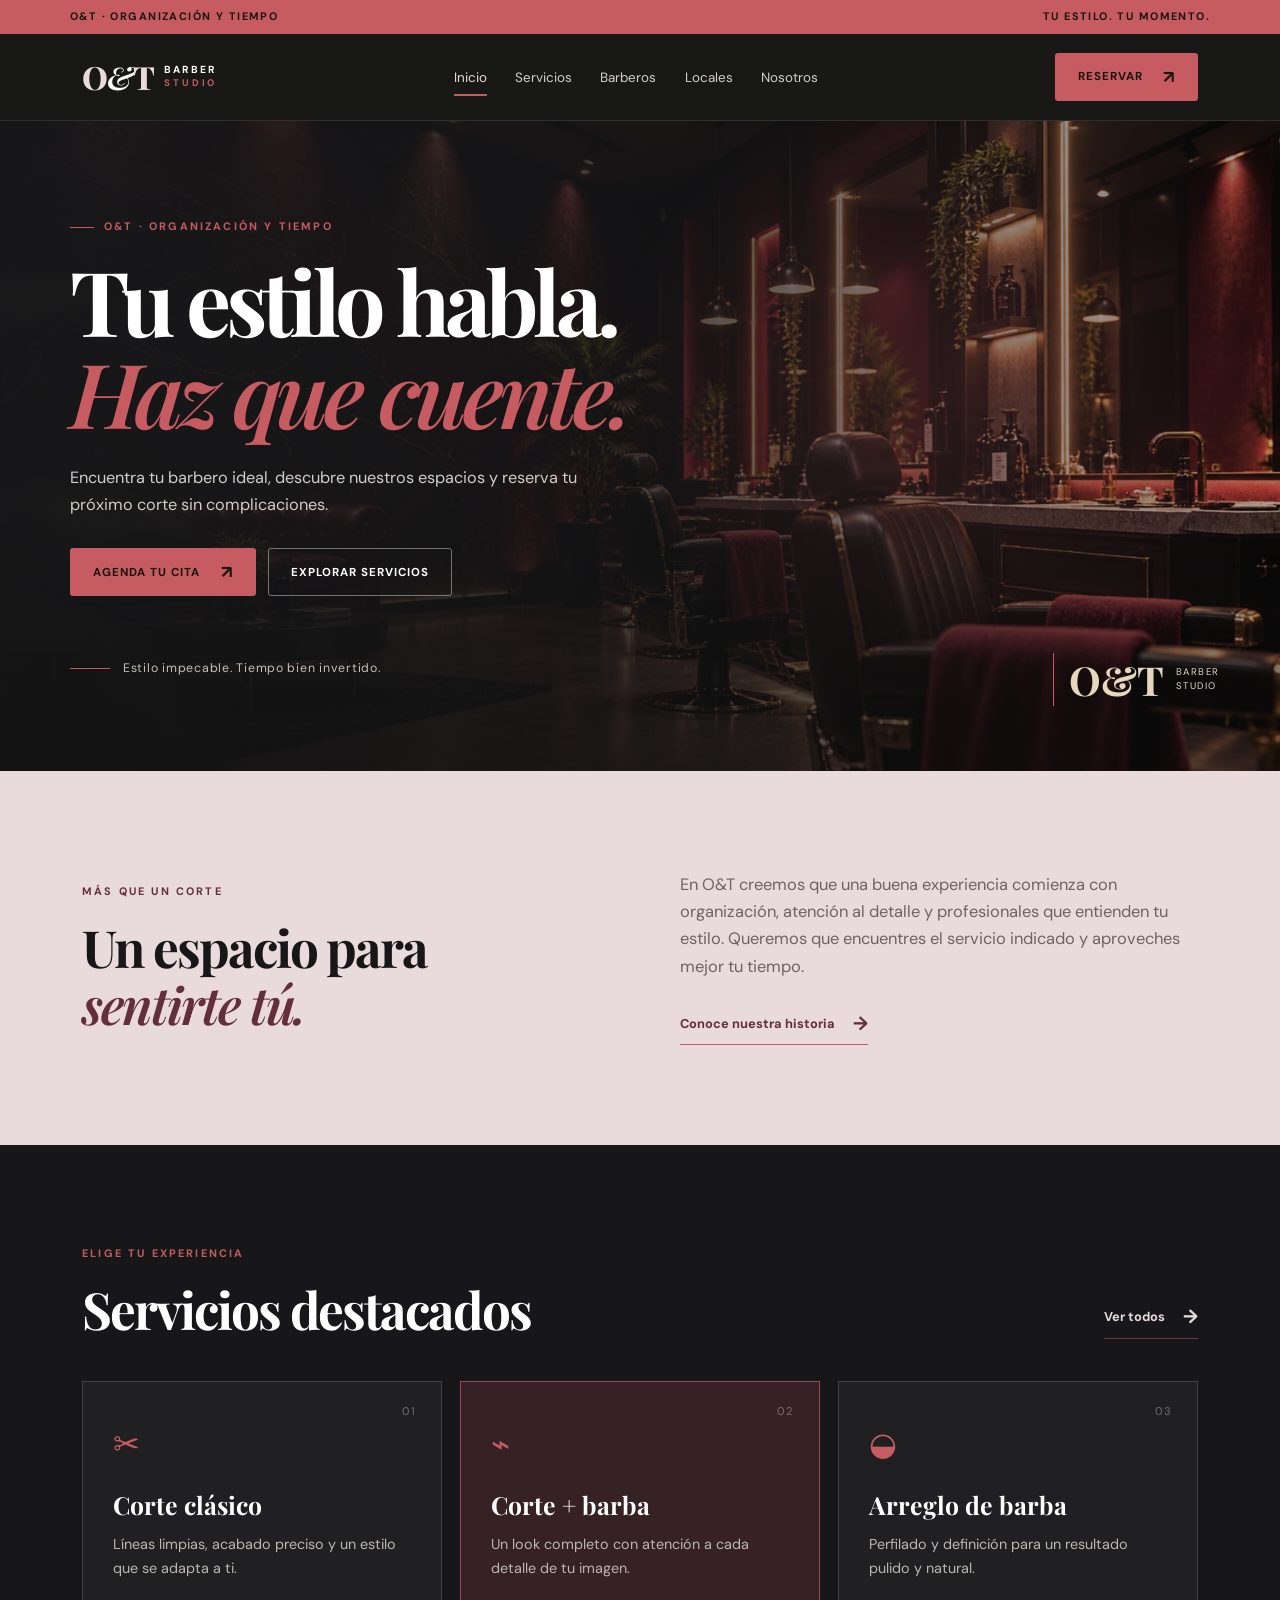
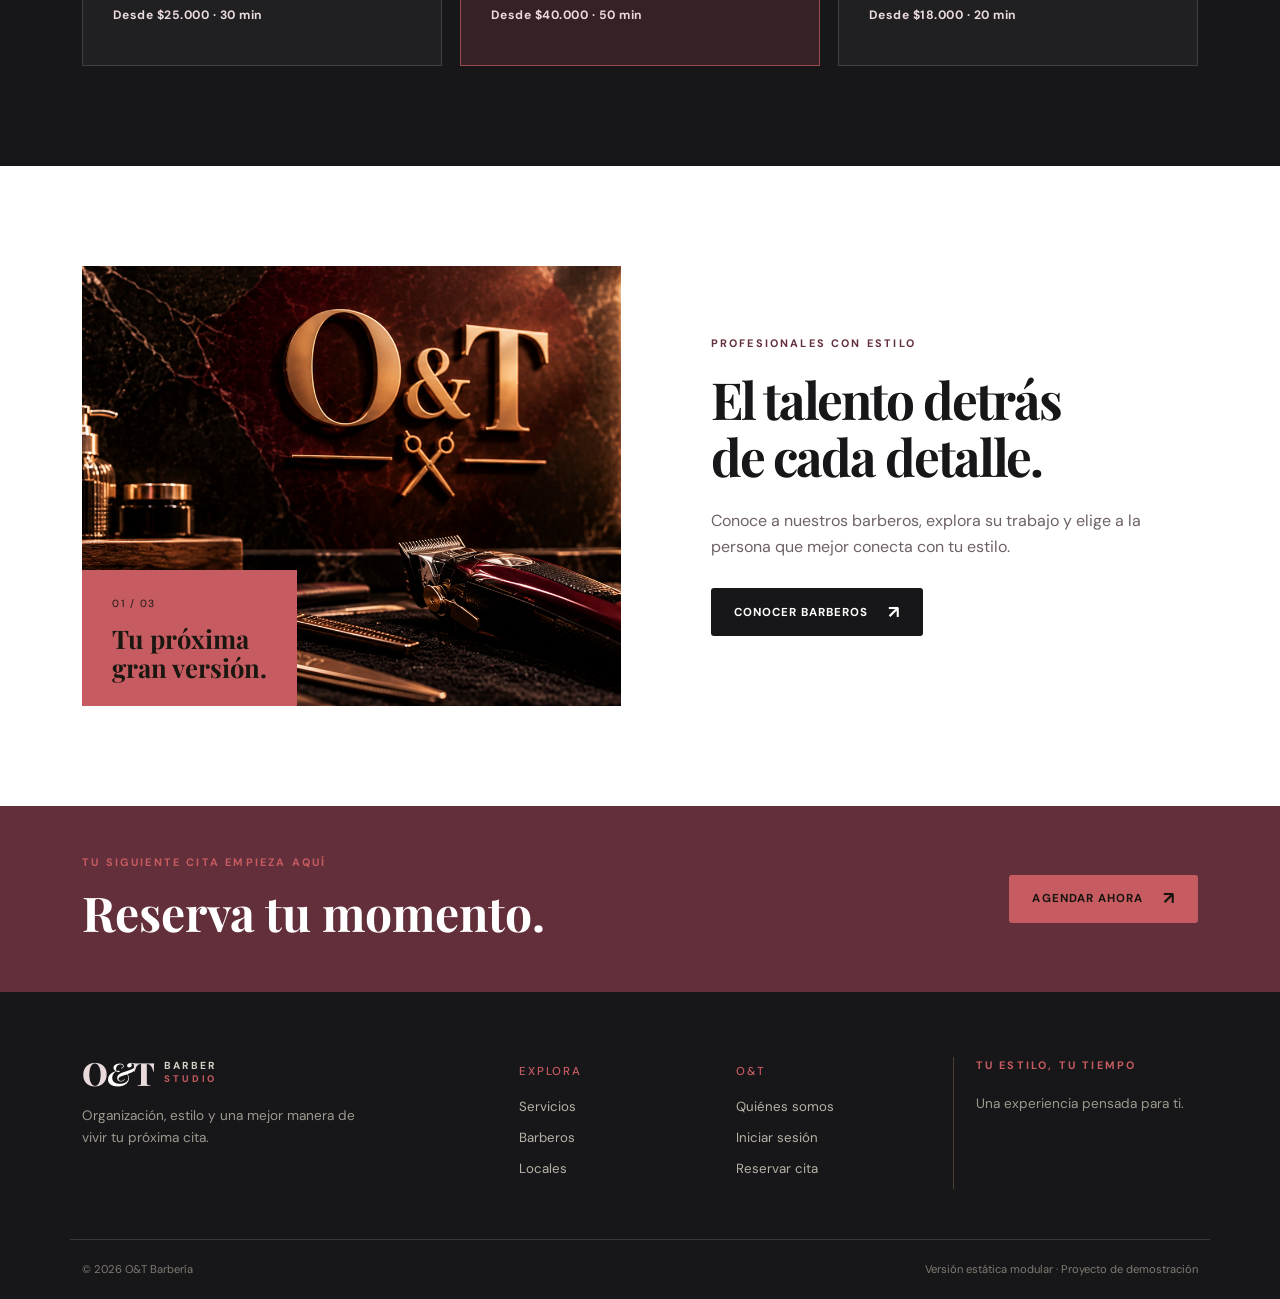
<file: index.html>
<!doctype html>
<html lang="es">

<head>
  <meta charset="utf-8">
  <meta name="viewport" content="width=device-width, initial-scale=1">
  <meta name="theme-color" content="#101010">
  <meta name="description"
    content="O&T Barbería: encuentra tu estilo, conoce nuestros barberos y agenda tu próxima cita.">
  <title>O&T Barbería | Tu estilo, tu tiempo</title>
  <link rel="preconnect" href="https://fonts.googleapis.com">
  <link rel="preconnect" href="https://fonts.gstatic.com" crossorigin>
  <link
    href="https://fonts.googleapis.com/css2?family=DM+Sans:wght@400;500;600;700&family=Playfair+Display:wght@600;700;800&display=swap"
    rel="stylesheet">
  <link href="https://cdn.jsdelivr.net/npm/bootstrap@5.3.8/dist/css/bootstrap.min.css" rel="stylesheet"
    integrity="sha384-sRIl4kxILFvY47J16cr9ZwB07vP4J8+LH7qKQnuqkuIAvNWLzeN8tE5YBujZqJLB" crossorigin="anonymous">
  <link rel="stylesheet" href="css/style.css">
</head>

<body data-page="inicio">
  <div id="site-header"></div>
  <main>
    <section class="hero">
      <div class="hero__overlay"></div>
      <div class="container hero__content">
        <p class="eyebrow"><span></span> O&T · ORGANIZACIÓN Y TIEMPO</p>
        <h1>Tu estilo habla.<br><em>Haz que cuente.</em></h1>
        <p class="hero__copy">Encuentra tu barbero ideal, descubre nuestros espacios y reserva tu próximo corte sin
          complicaciones.</p>
        <div class="hero__actions">
          <a class="btn btn--gold" href="pages/reservar.html">Agenda tu cita <span>↗</span></a>
          <a class="btn btn--ghost" href="pages/servicios.html">Explorar servicios</a>
        </div>
        <div class="hero__note"><span class="hero__line"></span><span>Estilo impecable. Tiempo bien invertido.</span>
        </div>
      </div>
      <div class="hero__badge"><strong>O&T</strong><span>BARBER<br>STUDIO</span></div>
    </section>

    <section class="section section--intro">
      <div class="container intro-grid">
        <div>
          <p class="eyebrow eyebrow--dark">MÁS QUE UN CORTE</p>
          <h2>Un espacio para<br><em>sentirte tú.</em></h2>
        </div>
        <div class="intro-copy">
          <p>En O&T creemos que una buena experiencia comienza con organización, atención al detalle y profesionales que
            entienden tu estilo. Queremos que encuentres el servicio indicado y aproveches mejor tu tiempo.</p>
          <a class="text-link" href="./pages/nosotros.html">Conoce nuestra historia <span>→</span></a>
        </div>
      </div>
    </section>

    <section class="section section--dark">
      <div class="container">
        <div class="section-heading">
          <div>
            <p class="eyebrow">ELIGE TU EXPERIENCIA</p>
            <h2>Servicios destacados</h2>
          </div>
          <a class="text-link text-link--light" href="./pages/servicios.html">Ver todos <span>→</span></a>
        </div>
        <div class="service-grid">
          <article class="service-card">
            <div class="service-card__number">01</div>
            <div class="service-card__icon">✂</div>
            <h3>Corte clásico</h3>
            <p>Líneas limpias, acabado preciso y un estilo que se adapta a ti.</p><span class="service-card__meta">Desde
              $25.000 · 30 min</span>
          </article>
          <article class="service-card service-card--featured">
            <div class="service-card__number">02</div>
            <div class="service-card__icon">⌁</div>
            <h3>Corte + barba</h3>
            <p>Un look completo con atención a cada detalle de tu imagen.</p><span class="service-card__meta">Desde
              $40.000 · 50 min</span>
          </article>
          <article class="service-card">
            <div class="service-card__number">03</div>
            <div class="service-card__icon">◒</div>
            <h3>Arreglo de barba</h3>
            <p>Perfilado y definición para un resultado pulido y natural.</p><span class="service-card__meta">Desde
              $18.000 · 20 min</span>
          </article>
        </div>
      </div>
    </section>

    <section class="section">
      <div class="container feature-grid">
        <div class="feature-image"><img src="assets/images/barberia-2.png" alt="Interior de barbería O&T"
            onerror="this.style.display='none'">
          <div class="feature-image__label"><span>01 / 03</span><strong>Tu próxima<br>gran versión.</strong></div>
        </div>
        <div class="feature-copy">
          <p class="eyebrow eyebrow--dark">PROFESIONALES CON ESTILO</p>
          <h2>El talento detrás<br>de cada detalle.</h2>
          <p>Conoce a nuestros barberos, explora su trabajo y elige a la persona que mejor conecta con tu estilo.</p><a
            class="btn btn--dark" href="./pages/barberos.html">Conocer barberos <span>↗</span></a>
        </div>
      </div>
    </section>

    <section class="cta-band">
      <div class="container cta-band__inner">
        <div>
          <p class="eyebrow">TU SIGUIENTE CITA EMPIEZA AQUÍ</p>
          <h2>Reserva tu momento.</h2>
        </div><a class="btn btn--gold" href="./pages/reservar.html">Agendar ahora <span>↗</span></a>
      </div>
    </section>
  </main>
  <div id="site-footer"></div>
  <script src="https://cdn.jsdelivr.net/npm/bootstrap@5.3.8/dist/js/bootstrap.bundle.min.js"
    integrity="sha384-FKyoEForCGlyvwx9Hj09JcYn3nv7wiPVlz7YYwJrWVcXK/BmnVDxM+D2scQbITxI"
    crossorigin="anonymous"></script>
  <script type="module" src="js/app.js"></script>
</body>

</html>
</file>
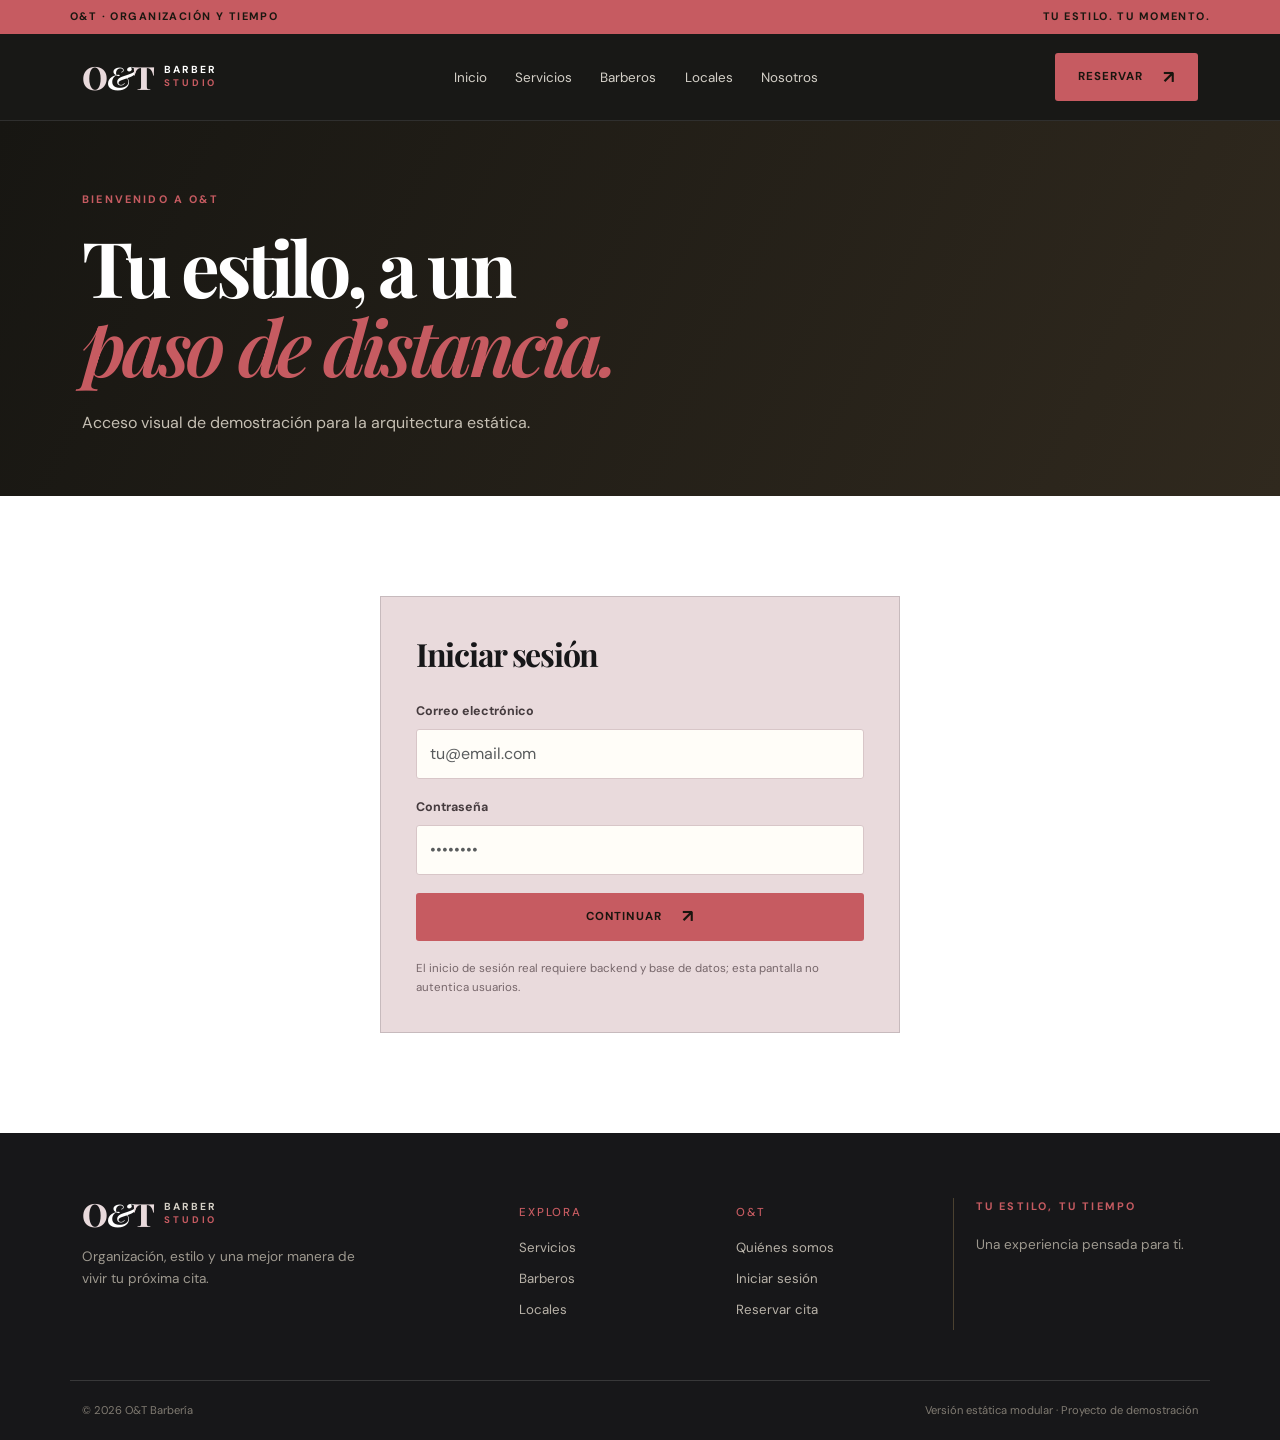
<file: pages/acceso.html>
<!doctype html>
<html lang="es">
<head>
  <meta charset="utf-8"><meta name="viewport" content="width=device-width, initial-scale=1">
  <meta name="theme-color" content="#101010">
  <title>Acceso | O&T Barbería</title>
  <link rel="preconnect" href="https://fonts.googleapis.com"><link rel="preconnect" href="https://fonts.gstatic.com" crossorigin>
  <link href="https://fonts.googleapis.com/css2?family=DM+Sans:wght@400;500;600;700&family=Playfair+Display:wght@600;700;800&display=swap" rel="stylesheet">
  <link href="https://cdn.jsdelivr.net/npm/bootstrap@5.3.8/dist/css/bootstrap.min.css" rel="stylesheet" integrity="sha384-sRIl4kxILFvY47J16cr9ZwB07vP4J8+LH7qKQnuqkuIAvNWLzeN8tE5YBujZqJLB" crossorigin="anonymous">
  <link rel="stylesheet" href="../css/style.css">
</head>
<body data-page="acceso">
  <div id="site-header"></div>
  <main>
<section class="page-hero page-hero--compact"><div class="container"><p class="eyebrow">BIENVENIDO A O&T</p><h1>Tu estilo, a un<br><em>paso de distancia.</em></h1><p>Acceso visual de demostración para la arquitectura estática.</p></div></section>
<section class="section"><div class="container access-wrap"><form class="booking-form" id="access-form"><h2>Iniciar sesión</h2><label>Correo electrónico<input class="form-control" type="email" name="correo" required placeholder="tu@email.com"></label><label>Contraseña<input class="form-control" type="password" name="clave" required placeholder="••••••••"></label><button class="btn btn--gold btn--full" type="submit">Continuar <span>↗</span></button><div class="form-message" id="access-message" role="status"></div><p class="form-disclaimer">El inicio de sesión real requiere backend y base de datos; esta pantalla no autentica usuarios.</p></form></div></section>
</main>
  <div id="site-footer"></div>
  <script src="https://cdn.jsdelivr.net/npm/bootstrap@5.3.8/dist/js/bootstrap.bundle.min.js" integrity="sha384-FKyoEForCGlyvwx9Hj09JcYn3nv7wiPVlz7YYwJrWVcXK/BmnVDxM+D2scQbITxI" crossorigin="anonymous"></script>
  <script type="module" src="../js/app.js"></script>
</body>
</html>
</file>
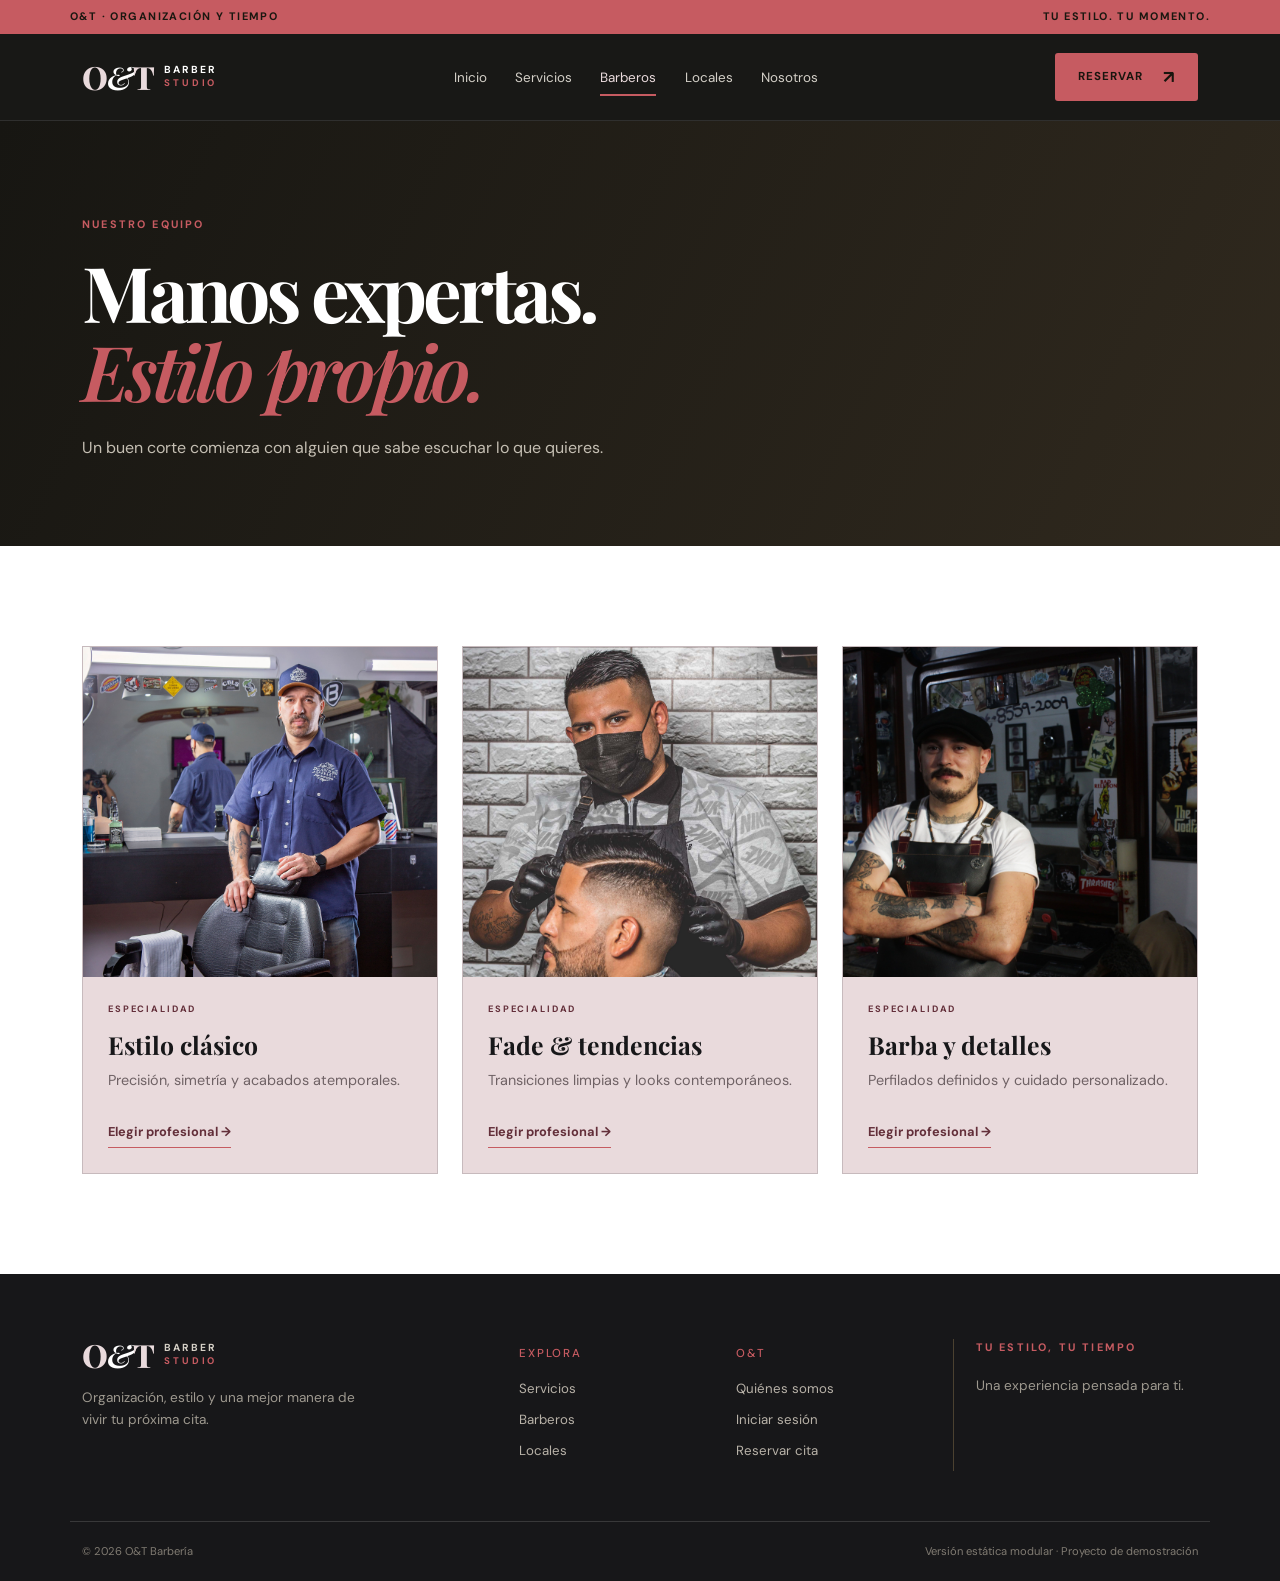
<file: pages/barberos.html>
<!doctype html>
<html lang="es">
<head>
  <meta charset="utf-8"><meta name="viewport" content="width=device-width, initial-scale=1">
  <meta name="theme-color" content="#101010">
  <title>Barberos | O&T Barbería</title>
  <link rel="preconnect" href="https://fonts.googleapis.com"><link rel="preconnect" href="https://fonts.gstatic.com" crossorigin>
  <link href="https://fonts.googleapis.com/css2?family=DM+Sans:wght@400;500;600;700&family=Playfair+Display:wght@600;700;800&display=swap" rel="stylesheet">
  <link href="https://cdn.jsdelivr.net/npm/bootstrap@5.3.8/dist/css/bootstrap.min.css" rel="stylesheet" integrity="sha384-sRIl4kxILFvY47J16cr9ZwB07vP4J8+LH7qKQnuqkuIAvNWLzeN8tE5YBujZqJLB" crossorigin="anonymous">
  <link rel="stylesheet" href="../css/style.css">
</head>
<body data-page="barberos">
  <div id="site-header"></div>
  <main>
<section class="page-hero"><div class="container"><p class="eyebrow">NUESTRO EQUIPO</p><h1>Manos expertas.<br><em>Estilo propio.</em></h1><p>Un buen corte comienza con alguien que sabe escuchar lo que quieres.</p></div></section>
<section class="section"><div class="container"><div class="team-grid">
<article class="team-card"><div class="team-card__image"><img src="../assets/images/barbero-1.png" alt="Barbero del equipo" onerror="this.src='../assets/images/barberia-1.png'"></div><div class="team-card__body"><span class="eyebrow eyebrow--dark">ESPECIALIDAD</span><h3>Estilo clásico</h3><p>Precisión, simetría y acabados atemporales.</p><a class="text-link" href="reservar.html?barbero=clasico">Elegir profesional →</a></div></article>
<article class="team-card"><div class="team-card__image"><img src="../assets/images/barbero-2.png" alt="Barbero del equipo" onerror="this.src='../assets/images/barberia-2.png'"></div><div class="team-card__body"><span class="eyebrow eyebrow--dark">ESPECIALIDAD</span><h3>Fade & tendencias</h3><p>Transiciones limpias y looks contemporáneos.</p><a class="text-link" href="reservar.html?barbero=fade">Elegir profesional →</a></div></article>
<article class="team-card"><div class="team-card__image"><img src="../assets/images/barbero-3.png" alt="Barbero del equipo" onerror="this.src='../assets/images/barberia-3.png'"></div><div class="team-card__body"><span class="eyebrow eyebrow--dark">ESPECIALIDAD</span><h3>Barba y detalles</h3><p>Perfilados definidos y cuidado personalizado.</p><a class="text-link" href="reservar.html?barbero=barba">Elegir profesional →</a></div></article>
</div></div></section>
</main>
  <div id="site-footer"></div>
  <script src="https://cdn.jsdelivr.net/npm/bootstrap@5.3.8/dist/js/bootstrap.bundle.min.js" integrity="sha384-FKyoEForCGlyvwx9Hj09JcYn3nv7wiPVlz7YYwJrWVcXK/BmnVDxM+D2scQbITxI" crossorigin="anonymous"></script>
  <script type="module" src="../js/app.js"></script>
</body>
</html>
</file>
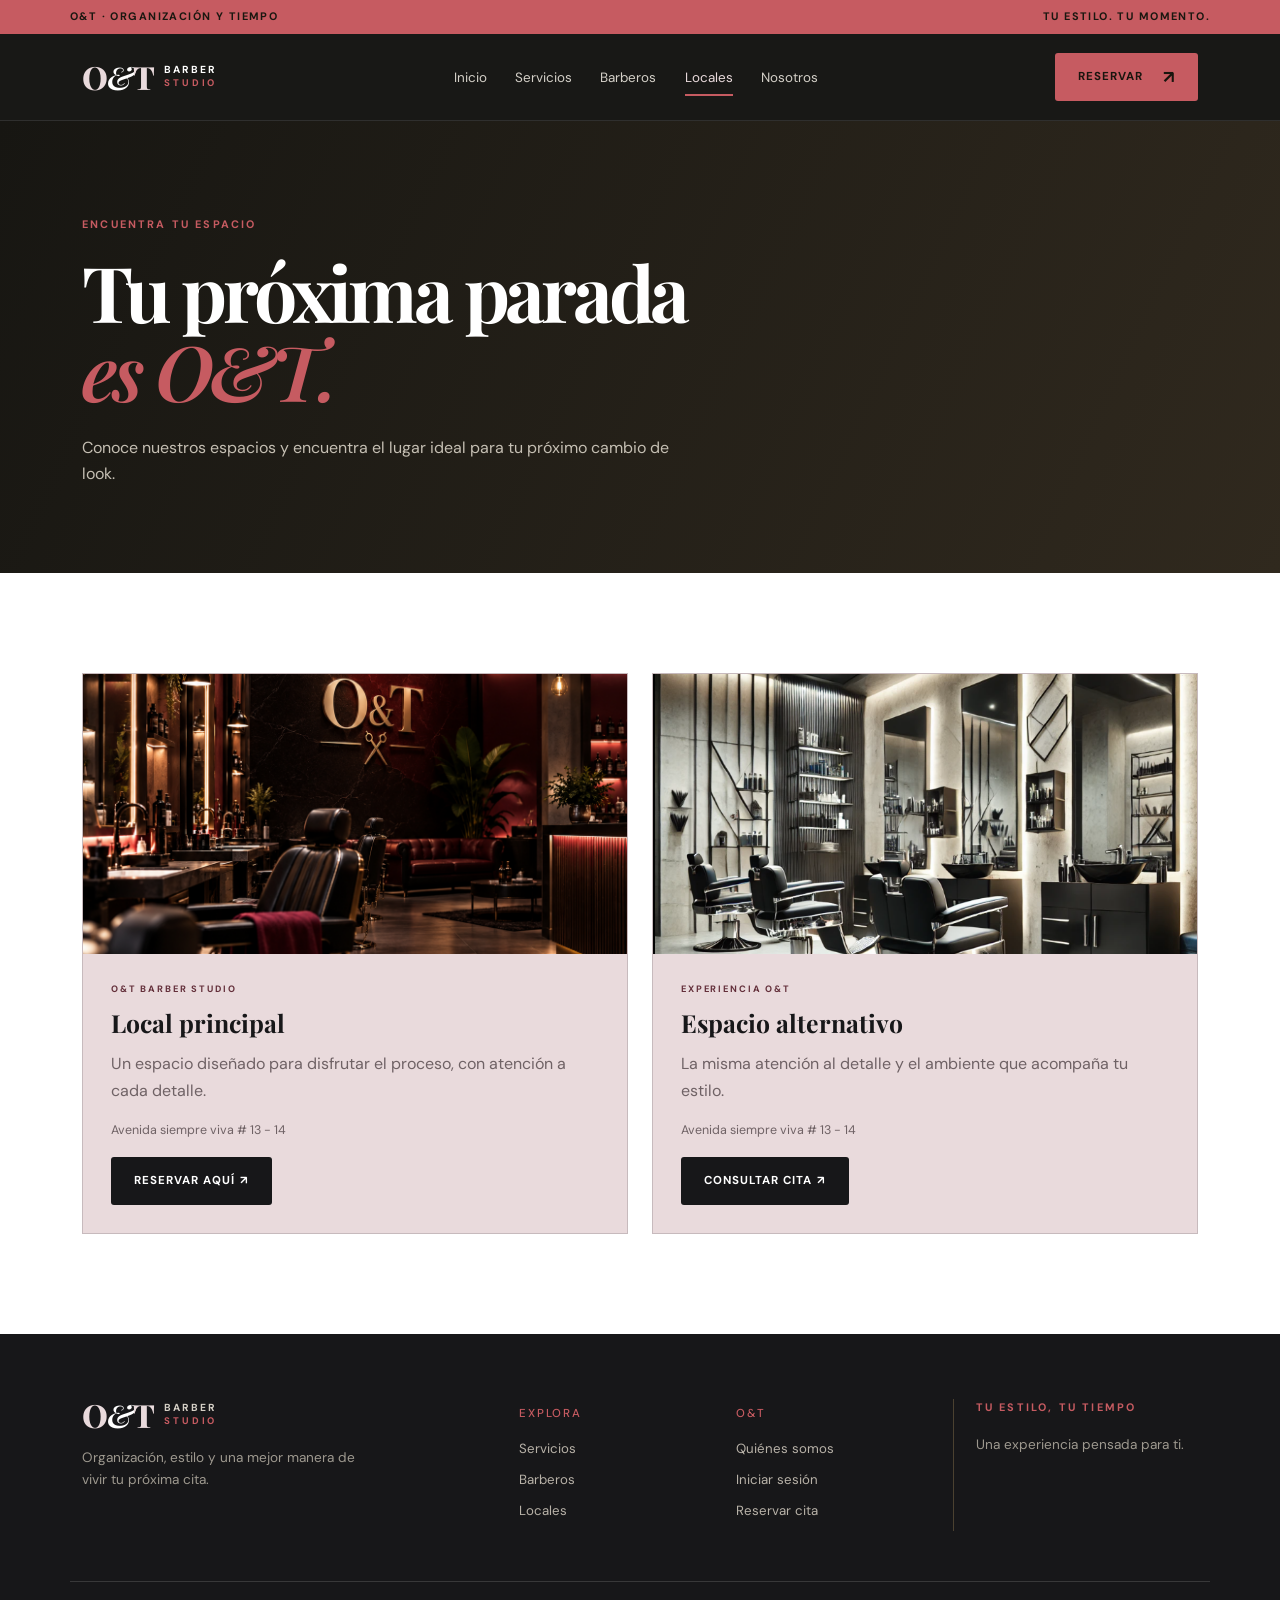
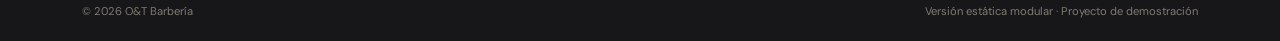
<file: pages/locales.html>
<!doctype html>
<html lang="es">

<head>
  <meta charset="utf-8">
  <meta name="viewport" content="width=device-width, initial-scale=1">
  <meta name="theme-color" content="#101010">
  <title>Locales | O&T Barbería</title>
  <link rel="preconnect" href="https://fonts.googleapis.com">
  <link rel="preconnect" href="https://fonts.gstatic.com" crossorigin>
  <link
    href="https://fonts.googleapis.com/css2?family=DM+Sans:wght@400;500;600;700&family=Playfair+Display:wght@600;700;800&display=swap"
    rel="stylesheet">
  <link href="https://cdn.jsdelivr.net/npm/bootstrap@5.3.8/dist/css/bootstrap.min.css" rel="stylesheet"
    integrity="sha384-sRIl4kxILFvY47J16cr9ZwB07vP4J8+LH7qKQnuqkuIAvNWLzeN8tE5YBujZqJLB" crossorigin="anonymous">
  <link rel="stylesheet" href="../css/style.css">
</head>

<body data-page="locales">
  <div id="site-header"></div>
  <main>
    <section class="page-hero">
      <div class="container">
        <p class="eyebrow">ENCUENTRA TU ESPACIO</p>
        <h1>Tu próxima parada<br><em>es O&T.</em></h1>
        <p>Conoce nuestros espacios y encuentra el lugar ideal para tu próximo cambio de look.</p>
      </div>
    </section>
    <section class="section">
      <div class="container">
        <div class="location-grid">
          <article class="location-card"><img src="../assets/images/local-1.png" alt="Espacio de barbería"
              onerror="this.src='../assets/images/barberia.jpg'">
            <div><span class="eyebrow eyebrow--dark">O&T BARBER STUDIO</span>
              <h3>Local principal</h3>
              <p>Un espacio diseñado para disfrutar el proceso, con atención a cada detalle.</p>
              <p class="location-card__meta">Avenida siempre viva # 13 - 14</p><a class="btn btn--dark"
                href="reservar.html">Reservar aquí ↗</a>
            </div>
          </article>
          <article class="location-card"><img src="../assets/images/local-2.png" alt="Interior de barbería"
              onerror="this.src='../assets/images/barberia-2.png'">
            <div><span class="eyebrow eyebrow--dark">EXPERIENCIA O&T</span>
              <h3>Espacio alternativo</h3>
              <p>La misma atención al detalle y el ambiente que acompaña tu estilo.</p>
              <p class="location-card__meta">Avenida siempre viva # 13 - 14</p><a class="btn btn--dark"
                href="reservar.html">Consultar cita ↗</a>
            </div>
          </article>
        </div>
      </div>
    </section>
  </main>
  <div id="site-footer"></div>
  <script src="https://cdn.jsdelivr.net/npm/bootstrap@5.3.8/dist/js/bootstrap.bundle.min.js"
    integrity="sha384-FKyoEForCGlyvwx9Hj09JcYn3nv7wiPVlz7YYwJrWVcXK/BmnVDxM+D2scQbITxI"
    crossorigin="anonymous"></script>
  <script type="module" src="../js/app.js"></script>
</body>

</html>
</file>
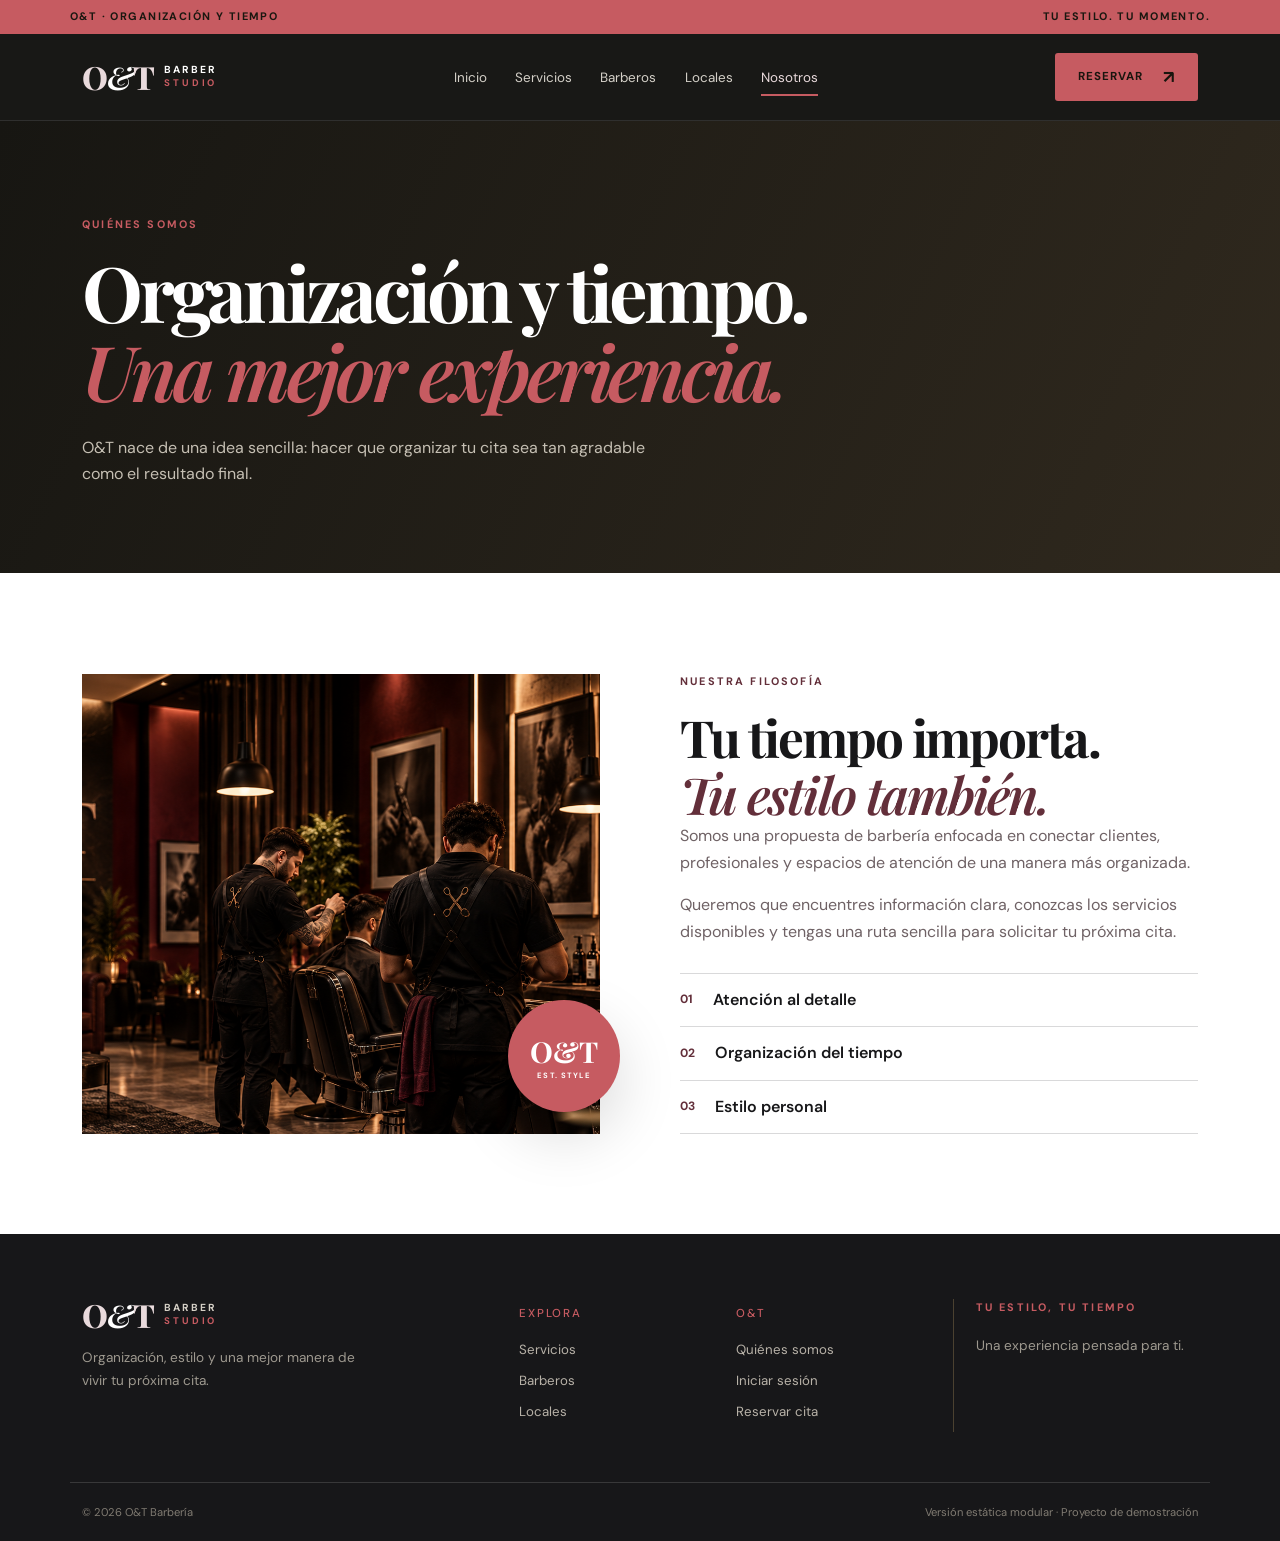
<file: pages/nosotros.html>
<!doctype html>
<html lang="es">

<head>
  <meta charset="utf-8">
  <meta name="viewport" content="width=device-width, initial-scale=1">
  <meta name="theme-color" content="#101010">
  <title>Nosotros | O&T Barbería</title>
  <link rel="preconnect" href="https://fonts.googleapis.com">
  <link rel="preconnect" href="https://fonts.gstatic.com" crossorigin>
  <link
    href="https://fonts.googleapis.com/css2?family=DM+Sans:wght@400;500;600;700&family=Playfair+Display:wght@600;700;800&display=swap"
    rel="stylesheet">
  <link href="https://cdn.jsdelivr.net/npm/bootstrap@5.3.8/dist/css/bootstrap.min.css" rel="stylesheet"
    integrity="sha384-sRIl4kxILFvY47J16cr9ZwB07vP4J8+LH7qKQnuqkuIAvNWLzeN8tE5YBujZqJLB" crossorigin="anonymous">
  <link rel="stylesheet" href="../css/style.css">
</head>

<body data-page="nosotros">
  <div id="site-header"></div>
  <main>
    <section class="page-hero">
      <div class="container">
        <p class="eyebrow">QUIÉNES SOMOS</p>
        <h1>Organización y tiempo.<br><em>Una mejor experiencia.</em></h1>
        <p>O&T nace de una idea sencilla: hacer que organizar tu cita sea tan agradable como el resultado final.</p>
      </div>
    </section>
    <section class="section">
      <div class="container about-grid">
        <div class="about-visual"><img src="../assets/images/nosotros.png" alt="Espacio O&T">
          <div class="about-stamp">O&T<br><small>EST. STYLE</small></div>
        </div>
        <div class="about-copy">
          <p class="eyebrow eyebrow--dark">NUESTRA FILOSOFÍA</p>
          <h2>Tu tiempo importa.<br><em>Tu estilo también.</em></h2>
          <p>Somos una propuesta de barbería enfocada en conectar clientes, profesionales y espacios de atención de una
            manera más organizada.</p>
          <p>Queremos que encuentres información clara, conozcas los servicios disponibles y tengas una ruta sencilla
            para solicitar tu próxima cita.</p>
          <div class="values-list">
            <div><strong>01</strong><span>Atención al detalle</span></div>
            <div><strong>02</strong><span>Organización del tiempo</span></div>
            <div><strong>03</strong><span>Estilo personal</span></div>
          </div>
        </div>
      </div>
    </section>
  </main>
  <div id="site-footer"></div>
  <script src="https://cdn.jsdelivr.net/npm/bootstrap@5.3.8/dist/js/bootstrap.bundle.min.js"
    integrity="sha384-FKyoEForCGlyvwx9Hj09JcYn3nv7wiPVlz7YYwJrWVcXK/BmnVDxM+D2scQbITxI"
    crossorigin="anonymous"></script>
  <script type="module" src="../js/app.js"></script>
</body>

</html>
</file>
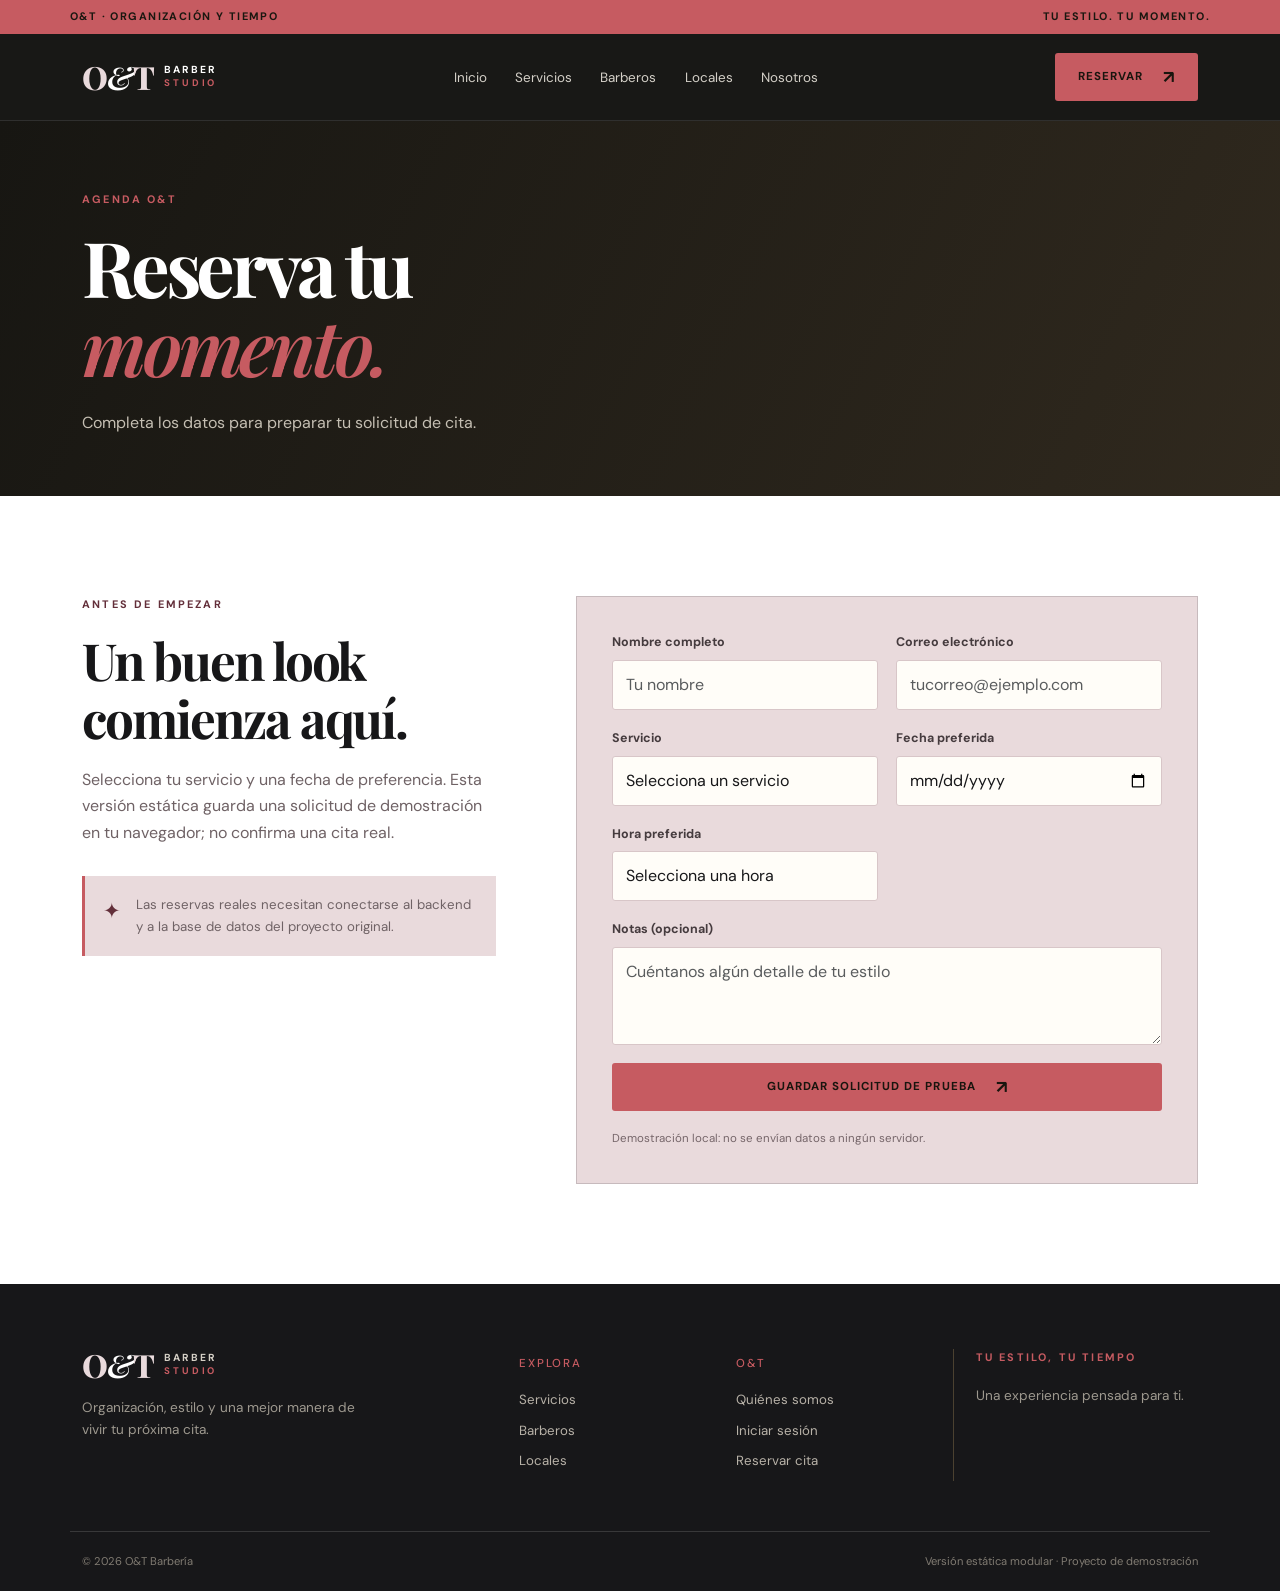
<file: pages/reservar.html>
<!doctype html>
<html lang="es">

<head>
  <meta charset="utf-8">
  <meta name="viewport" content="width=device-width, initial-scale=1">
  <meta name="theme-color" content="#101010">
  <title>Reservar cita | O&T Barbería</title>
  <link rel="preconnect" href="https://fonts.googleapis.com">
  <link rel="preconnect" href="https://fonts.gstatic.com" crossorigin>
  <link
    href="https://fonts.googleapis.com/css2?family=DM+Sans:wght@400;500;600;700&family=Playfair+Display:wght@600;700;800&display=swap"
    rel="stylesheet">
  <link href="https://cdn.jsdelivr.net/npm/bootstrap@5.3.8/dist/css/bootstrap.min.css" rel="stylesheet"
    integrity="sha384-sRIl4kxILFvY47J16cr9ZwB07vP4J8+LH7qKQnuqkuIAvNWLzeN8tE5YBujZqJLB" crossorigin="anonymous">
  <link rel="stylesheet" href="../css/style.css">
</head>

<body data-page="reservar">
  <div id="site-header"></div>
  <main>
    <section class="page-hero page-hero--compact">
      <div class="container">
        <p class="eyebrow">AGENDA O&T</p>
        <h1>Reserva tu<br><em>momento.</em></h1>
        <p>Completa los datos para preparar tu solicitud de cita.</p>
      </div>
    </section>
    <section class="section">
      <div class="container booking-layout">
        <div class="booking-aside">
          <p class="eyebrow eyebrow--dark">ANTES DE EMPEZAR</p>
          <h2>Un buen look<br>comienza aquí.</h2>
          <p>Selecciona tu servicio y una fecha de preferencia. Esta versión estática guarda una solicitud de
            demostración en tu navegador; no confirma una cita real.</p>
          <div class="booking-aside__note"><span>✦</span>
            <p>Las reservas reales necesitan conectarse al backend y a la base de datos del proyecto original.</p>
          </div>
        </div>
        <form class="booking-form" id="booking-form">
          <label>Nombre completo<input class="form-control" name="nombre" type="text" placeholder="Tu nombre"
              required></label>
          <label>Correo electrónico<input class="form-control" name="correo" type="email"
              placeholder="tucorreo@ejemplo.com" required></label>
          <label>Servicio<select class="form-select" name="servicio" id="servicio" required>
              <option value="">Selecciona un servicio</option>
              <option value="Corte clásico">Corte clásico — $25.000</option>
              <option value="Corte + barba">Corte + barba — $40.000</option>
              <option value="Arreglo de barba">Arreglo de barba — $18.000</option>
              <option value="Diseño y estilo">Diseño y estilo — desde $30.000</option>
            </select></label>
          <label>Fecha preferida<input class="form-control" name="fecha" type="date" id="fecha" required></label>
          <label>Hora preferida<select class="form-select" name="hora" required>
              <option value="">Selecciona una hora</option>
              <option>09:00</option>
              <option>10:00</option>
              <option>11:00</option>
              <option>12:00</option>
              <option>14:00</option>
              <option>15:00</option>
              <option>16:00</option>
              <option>17:00</option>
            </select></label>
          <label>Notas (opcional)<textarea class="form-control" name="notas" rows="3"
              placeholder="Cuéntanos algún detalle de tu estilo"></textarea></label>
          <button class="btn btn--gold btn--full" type="submit">Guardar solicitud de prueba <span>↗</span></button>
          <p class="form-disclaimer">Demostración local: no se envían datos a ningún servidor.</p>
          <div class="form-message" id="form-message" role="status" aria-live="polite"></div>
        </form>
      </div>
    </section>
  </main>
  <div id="site-footer"></div>
  <script src="https://cdn.jsdelivr.net/npm/bootstrap@5.3.8/dist/js/bootstrap.bundle.min.js"
    integrity="sha384-FKyoEForCGlyvwx9Hj09JcYn3nv7wiPVlz7YYwJrWVcXK/BmnVDxM+D2scQbITxI"
    crossorigin="anonymous"></script>
  <script type="module" src="../js/app.js"></script>
</body>

</html>
</file>
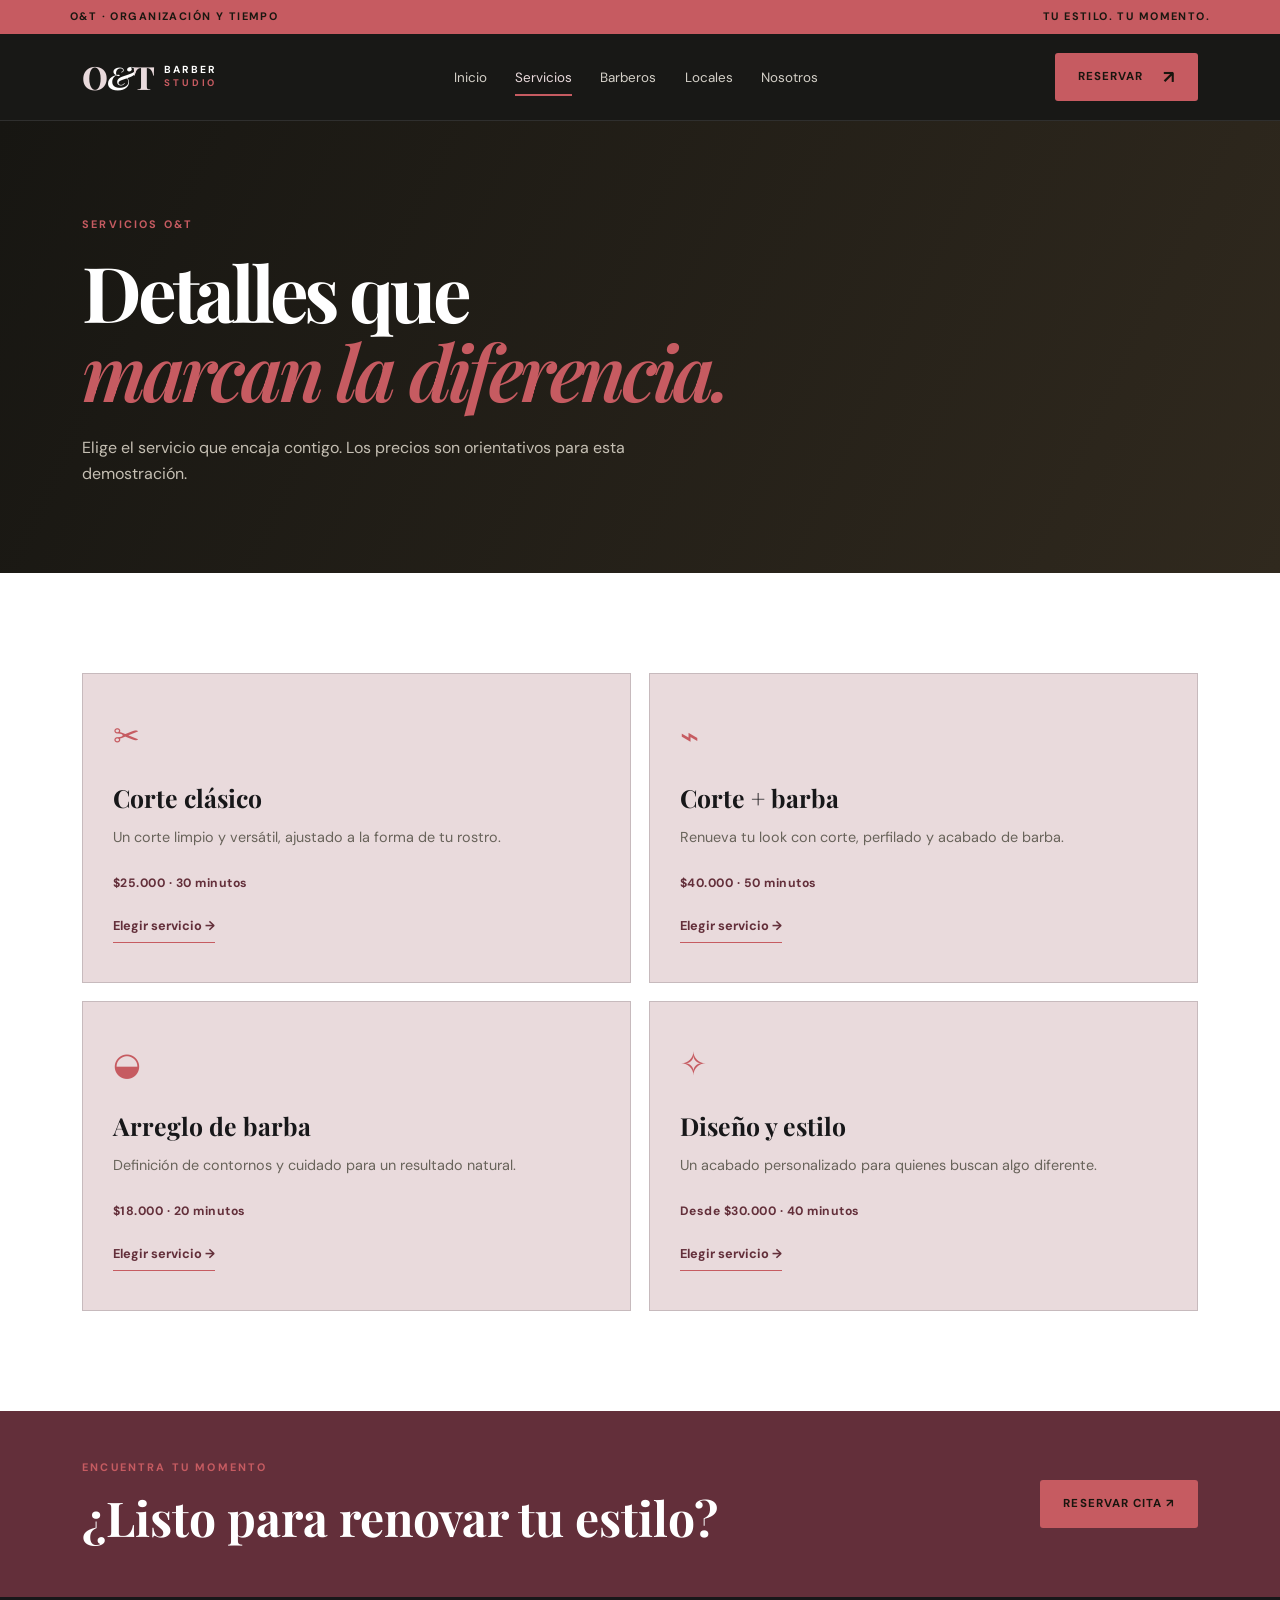
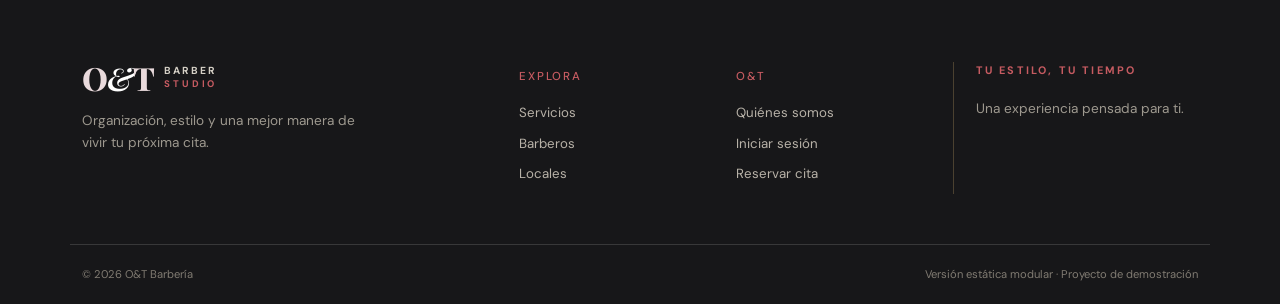
<file: pages/servicios.html>
<!doctype html>
<html lang="es">
<head>
  <meta charset="utf-8"><meta name="viewport" content="width=device-width, initial-scale=1">
  <meta name="theme-color" content="#101010">
  <title>Servicios | O&T Barbería</title>
  <link rel="preconnect" href="https://fonts.googleapis.com"><link rel="preconnect" href="https://fonts.gstatic.com" crossorigin>
  <link href="https://fonts.googleapis.com/css2?family=DM+Sans:wght@400;500;600;700&family=Playfair+Display:wght@600;700;800&display=swap" rel="stylesheet">
  <link href="https://cdn.jsdelivr.net/npm/bootstrap@5.3.8/dist/css/bootstrap.min.css" rel="stylesheet" integrity="sha384-sRIl4kxILFvY47J16cr9ZwB07vP4J8+LH7qKQnuqkuIAvNWLzeN8tE5YBujZqJLB" crossorigin="anonymous">
  <link rel="stylesheet" href="../css/style.css">
</head>
<body data-page="servicios">
  <div id="site-header"></div>
  <main>
<section class="page-hero"><div class="container"><p class="eyebrow">SERVICIOS O&T</p><h1>Detalles que<br><em>marcan la diferencia.</em></h1><p>Elige el servicio que encaja contigo. Los precios son orientativos para esta demostración.</p></div></section>
<section class="section"><div class="container"><div class="service-grid service-grid--light">
<article class="service-card service-card--light"><div class="service-card__icon">✂</div><h3>Corte clásico</h3><p>Un corte limpio y versátil, ajustado a la forma de tu rostro.</p><span class="service-card__meta">$25.000 · 30 minutos</span><a class="text-link" href="reservar.html?servicio=corte">Elegir servicio →</a></article>
<article class="service-card service-card--light"><div class="service-card__icon">⌁</div><h3>Corte + barba</h3><p>Renueva tu look con corte, perfilado y acabado de barba.</p><span class="service-card__meta">$40.000 · 50 minutos</span><a class="text-link" href="reservar.html?servicio=completo">Elegir servicio →</a></article>
<article class="service-card service-card--light"><div class="service-card__icon">◒</div><h3>Arreglo de barba</h3><p>Definición de contornos y cuidado para un resultado natural.</p><span class="service-card__meta">$18.000 · 20 minutos</span><a class="text-link" href="reservar.html?servicio=barba">Elegir servicio →</a></article>
<article class="service-card service-card--light"><div class="service-card__icon">✧</div><h3>Diseño y estilo</h3><p>Un acabado personalizado para quienes buscan algo diferente.</p><span class="service-card__meta">Desde $30.000 · 40 minutos</span><a class="text-link" href="reservar.html?servicio=diseno">Elegir servicio →</a></article>
</div></div></section>
<section class="cta-band"><div class="container cta-band__inner"><div><p class="eyebrow">ENCUENTRA TU MOMENTO</p><h2>¿Listo para renovar tu estilo?</h2></div><a class="btn btn--gold" href="reservar.html">Reservar cita ↗</a></div></section>
</main>
  <div id="site-footer"></div>
  <script src="https://cdn.jsdelivr.net/npm/bootstrap@5.3.8/dist/js/bootstrap.bundle.min.js" integrity="sha384-FKyoEForCGlyvwx9Hj09JcYn3nv7wiPVlz7YYwJrWVcXK/BmnVDxM+D2scQbITxI" crossorigin="anonymous"></script>
  <script type="module" src="../js/app.js"></script>
</body>
</html>
</file>
<file: css/style.css>
/* O&T Barbería — sistema visual modular */
:root {
  --ink: #171719;
  --ink-soft: #252326;
  --cream: #E9DADC;
  --paper: #ffffff;
  --muted: #6f6265;
  --line: rgba(255, 255, 255, .14);
  --line-light: rgba(23, 23, 25, .16);
  --gold: #C65B61;
  --gold-light: #E9DADC;
  --white: #fff;
  --radius: 5px;
  --shadow: 0 24px 60px rgba(0, 0, 0, .15);
}

* {
  box-sizing: border-box;
}

html {
  scroll-behavior: smooth;
}

body {
  margin: 0;
  background: var(--paper);
  color: var(--ink);
  font-family: "DM Sans", Arial, sans-serif;
  line-height: 1.65;
}

body.menu-open {
  overflow: hidden;
}

img {
  display: block;
  max-width: 100%;
}

a {
  color: inherit;
  text-decoration: none;
}

button,
input,
select,
textarea {
  font: inherit;
}

.container {
  width: min(1160px, calc(100% - 48px));
  margin-inline: auto;
}

.topline {
  background: var(--gold);
  color: #1a1710;
  font-size: .68rem;
  letter-spacing: .13em;
  text-transform: uppercase;
  font-weight: 700;
}

.topline__inner {
  display: flex;
  justify-content: space-between;
  padding: 8px 0;
  gap: 16px;
}

.site-header {
  background: rgba(17, 17, 15, .97);
  color: var(--white);
  position: sticky;
  top: 0;
  z-index: 100;
  border-bottom: 1px solid rgba(255, 255, 255, .1);
}

.nav-wrap {
  display: flex;
  align-items: center;
  justify-content: space-between;
  min-height: 86px;
  gap: 30px;
}

.brand {
  display: inline-flex;
  align-items: center;
  gap: 12px;
  flex-shrink: 0;
}

.brand__mark {
  font: 800 2rem/1 "Playfair Display", Georgia, serif;
  letter-spacing: -.09em;
  color: var(--gold-light);
}

.brand__mark span {
  color: #fff;
  font-style: italic;
  font-weight: 600;
  margin: 0 2px;
}

.brand__name {
  font-size: .64rem;
  font-weight: 700;
  letter-spacing: .18em;
  line-height: 1.25;
}

.brand__name small {
  color: var(--gold);
  font-size: .6rem;
  letter-spacing: .29em;
}

.main-nav ul {
  display: flex;
  align-items: center;
  list-style: none;
  padding: 0;
  margin: 0;
  gap: clamp(16px, 2.2vw, 32px);
}

.main-nav a {
  color: #d4d0c8;
  font-size: .84rem;
  transition: color .2s;
  position: relative;
  padding: 10px 0;
}

.main-nav a:hover,
.main-nav a.is-active {
  color: var(--gold-light);
}

.main-nav a.is-active:after {
  content: "";
  height: 2px;
  background: var(--gold);
  position: absolute;
  bottom: 0;
  left: 0;
  right: 0;
}

.btn {
  display: inline-flex;
  align-items: center;
  justify-content: center;
  gap: 20px;
  min-height: 48px;
  padding: 0 22px;
  border: 1px solid transparent;
  border-radius: 3px;
  text-transform: uppercase;
  font-size: .72rem;
  font-weight: 700;
  letter-spacing: .09em;
  transition: transform .2s, background .2s, color .2s;
  cursor: pointer;
}

.btn:hover {
  transform: translateY(-2px);
}

.btn span {
  font-size: 1.1rem;
}

.btn--gold {
  background: var(--gold);
  color: #19150e;
}

.btn--gold:hover {
  background: var(--gold-light);
}

.btn--ghost {
  color: #fff;
  border-color: rgba(255, 255, 255, .4);
}

.btn--ghost:hover {
  border-color: var(--gold);
  color: var(--gold-light);
}

.btn--dark {
  background: var(--ink);
  color: #fff;
}

.btn--dark:hover {
  background: #632F3A;
}

.btn--full {
  width: 100%;
}

.nav-toggle {
  display: none;
  background: none;
  border: 0;
  padding: 8px;
}

.nav-toggle span {
  display: block;
  width: 25px;
  height: 2px;
  background: #fff;
  margin: 5px;
}

.hero {
  min-height: 650px;
  position: relative;
  overflow: hidden;
  color: #fff;
  display: flex;
  align-items: center;
  background: linear-gradient(90deg, rgba(23, 23, 25, .97) 0%, rgba(23, 23, 25, .84) 43%, rgba(23, 23, 25, .28) 100%), url("../assets/images/barberia.jpg") center/cover, #1c1b18;
}

.hero:after {
  content: "";
  position: absolute;
  inset: 0;
  background: linear-gradient(0deg, rgba(10, 10, 9, .35), transparent 45%);
  pointer-events: none;
}

.hero__overlay {
  position: absolute;
  inset: 0;
  background: radial-gradient(circle at 75% 40%, rgba(198, 91, 97, .16), transparent 33%);
}

.hero__content {
  position: relative;
  z-index: 2;
  padding: 95px 0 90px;
}

.eyebrow {
  margin: 0 0 18px;
  color: var(--gold);
  font-size: .68rem;
  letter-spacing: .2em;
  font-weight: 700;
  text-transform: uppercase;
  display: flex;
  align-items: center;
  gap: 10px;
}

.eyebrow span {
  width: 24px;
  height: 1px;
  background: currentColor;
  display: inline-block;
}

.eyebrow--dark {
  color: #632F3A;
}

.hero h1,
.page-hero h1 {
  font: 700 clamp(3.3rem, 7vw, 6.1rem)/1.03 "Playfair Display", Georgia, serif;
  letter-spacing: -.055em;
  margin: 0;
  max-width: 760px;
}

.hero h1 em,
.page-hero h1 em,
.section h2 em,
.feature-copy h2 em,
.about-copy h2 em {
  color: var(--gold);
  font-weight: 600;
}

.hero__copy {
  color: #d1cec8;
  max-width: 510px;
  margin: 26px 0 30px;
  font-size: 1.02rem;
}

.hero__actions {
  display: flex;
  gap: 12px;
  flex-wrap: wrap;
}

.hero__note {
  margin-top: 62px;
  color: #c5c0b7;
  display: flex;
  align-items: center;
  gap: 13px;
  font-size: .77rem;
  letter-spacing: .06em;
}

.hero__line {
  width: 40px;
  height: 1px;
  background: var(--gold);
}

.hero__badge {
  position: absolute;
  z-index: 2;
  right: max(24px, calc((100vw - 1160px)/2));
  bottom: 65px;
  display: flex;
  gap: 12px;
  align-items: center;
  border-left: 1px solid var(--gold);
  padding-left: 15px;
  color: #e6d8bd;
}

.hero__badge strong {
  font: 700 2.5rem "Playfair Display", Georgia, serif;
}

.hero__badge span {
  font-size: .6rem;
  letter-spacing: .16em;
  line-height: 1.5;
}

.section {
  padding: 100px 0;
}

.section--intro {
  background: var(--cream);
}

.intro-grid {
  display: grid;
  grid-template-columns: 1fr 1fr;
  gap: 80px;
  align-items: center;
}

.section h2,
.feature-copy h2,
.about-copy h2,
.booking-aside h2 {
  font: 700 clamp(2.4rem, 4vw, 3.7rem)/1.12 "Playfair Display", Georgia, serif;
  letter-spacing: -.04em;
  margin: 0;
}

.section h2 em,
.feature-copy h2 em,
.about-copy h2 em {
  color: #632F3A;
}

.intro-copy {
  max-width: 530px;
  color: #6f6265;
  font-size: 1.03rem;
}

.text-link {
  display: inline-flex;
  gap: 18px;
  align-items: center;
  margin-top: 12px;
  font-size: .8rem;
  font-weight: 700;
  color: #632F3A;
  border-bottom: 1px solid #C65B61;
  padding-bottom: 5px;
}

.text-link span {
  font-size: 1.2rem;
}

.text-link--light {
  color: var(--gold-light);
  border-color: rgba(198, 91, 97, .45);
}

.section--dark {
  background: var(--ink);
  color: #fff;
}

.section-heading {
  display: flex;
  align-items: end;
  justify-content: space-between;
  gap: 24px;
  margin-bottom: 42px;
}

.section-heading h2 {
  font-size: clamp(2.2rem, 4vw, 3.2rem);
}

.service-grid {
  display: grid;
  grid-template-columns: repeat(3, 1fr);
  gap: 18px;
}

.service-card {
  min-height: 285px;
  padding: 30px;
  background: #202023;
  border: 1px solid var(--line);
  position: relative;
  transition: transform .25s, border-color .25s;
}

.service-card:hover {
  transform: translateY(-5px);
  border-color: rgba(198, 91, 97, .7);
}

.service-card--featured {
  background: #352126;
  border-color: rgba(198, 91, 97, .7);
}

.service-card__number {
  position: absolute;
  right: 25px;
  top: 20px;
  color: rgba(255, 255, 255, .35);
  font-size: .7rem;
  letter-spacing: .12em;
}

.service-card__icon {
  color: var(--gold);
  font-size: 2rem;
  margin: 6px 0 18px;
}

.service-card h3,
.team-card h3,
.location-card h3 {
  font: 700 1.55rem "Playfair Display", Georgia, serif;
  margin: 0 0 12px;
}

.service-card p {
  color: #bdb8ae;
  font-size: .9rem;
  margin: 0 0 24px;
}

.service-card__meta {
  display: block;
  color: var(--gold-light);
  font-size: .76rem;
  font-weight: 700;
  letter-spacing: .04em;
}

.feature-grid {
  display: grid;
  grid-template-columns: 1.05fr .95fr;
  align-items: center;
  gap: 90px;
}

.feature-image {
  position: relative;
  min-height: 440px;
  background: #E9DADC;
  overflow: hidden;
}

.feature-image img {
  width: 100%;
  height: 440px;
  object-fit: cover;
}

.feature-image__label {
  position: absolute;
  left: 0;
  bottom: 0;
  padding: 25px 30px;
  background: var(--gold);
  color: #1a1710;
  display: flex;
  flex-direction: column;
  gap: 12px;
}

.feature-image__label span {
  font-size: .65rem;
  letter-spacing: .15em;
}

.feature-image__label strong {
  font: 700 1.6rem/1.1 "Playfair Display", Georgia, serif;
}

.feature-copy p:not(.eyebrow) {
  color: var(--muted);
  max-width: 450px;
  margin: 22px 0 28px;
}

.cta-band {
  background: #632F3A;
  color: #fff;
  padding: 48px 0;
}

.cta-band__inner {
  display: flex;
  align-items: center;
  justify-content: space-between;
  gap: 25px;
}

.cta-band h2 {
  margin: 0;
  font: 700 clamp(2rem, 4vw, 3rem) "Playfair Display", Georgia, serif;
}

.cta-band .eyebrow {
  margin-bottom: 8px;
}

.site-footer {
  background: #171719;
  color: #d5d0c6;
  padding: 65px 0 20px;
}

.footer-grid {
  display: grid;
  grid-template-columns: 1.6fr .7fr .7fr 1fr;
  gap: 45px;
  padding-bottom: 50px;
}

.brand--footer {
  margin-bottom: 16px;
}

.footer-brand p,
.footer-note p {
  color: #9e998f;
  max-width: 280px;
  font-size: .85rem;
}

.footer-grid h3 {
  font-size: .72rem;
  color: var(--gold);
  letter-spacing: .15em;
  text-transform: uppercase;
  margin: 8px 0 18px;
}

.footer-grid>div:not(:first-child) a {
  display: block;
  color: #b8b2a8;
  font-size: .83rem;
  margin: 9px 0;
}

.footer-grid a:hover {
  color: var(--gold-light);
}

.footer-note {
  border-left: 1px solid #4b4130;
  padding-left: 22px;
}

.footer-bottom {
  border-top: 1px solid var(--line);
  padding-top: 20px;
  display: flex;
  justify-content: space-between;
  gap: 20px;
  color: #807b72;
  font-size: .7rem;
}

.page-hero {
  padding: 95px 0 85px;
  background: linear-gradient(115deg, #171612, #30291e);
  color: #fff;
}

.page-hero h1 {
  font-size: clamp(3rem, 6vw, 5.2rem);
}

.page-hero p:not(.eyebrow) {
  max-width: 600px;
  color: #c5bfb3;
  margin: 25px 0 0;
}

.page-hero--compact {
  padding: 70px 0 60px;
}

.service-grid--light {
  grid-template-columns: repeat(2, 1fr);
}

.service-card--light {
  background: var(--cream);
  border: 1px solid var(--line-light);
  color: var(--ink);
  min-height: 310px;
}

.service-card--light p {
  color: #68635a;
}

.service-card--light .service-card__number {
  color: #a39a8b;
}

.service-card--light .service-card__meta {
  color: #632F3A;
}

.service-card--light .text-link {
  margin-top: 22px;
}

.team-grid {
  display: grid;
  grid-template-columns: repeat(3, 1fr);
  gap: 24px;
}

.team-card {
  background: var(--cream);
  border: 1px solid var(--line-light);
}

.team-card__image {
  height: 330px;
  background: #d8d0c2;
  overflow: hidden;
}

.team-card__image img {
  width: 100%;
  height: 100%;
  object-fit: cover;
  transition: transform .4s;
}

.team-card:hover .team-card__image img {
  transform: scale(1.04);
}

.team-card__body {
  padding: 25px;
}

.team-card__body .eyebrow {
  font-size: .58rem;
  margin-bottom: 10px;
}

.team-card__body h3 {
  margin-bottom: 8px;
}

.team-card__body p {
  color: var(--muted);
  font-size: .9rem;
}

.location-grid {
  display: grid;
  grid-template-columns: 1fr 1fr;
  gap: 24px;
}

.location-card {
  border: 1px solid var(--line-light);
  background: var(--cream);
}

.location-card img {
  width: 100%;
  height: 280px;
  object-fit: cover;
  background: #d8d0c2;
}

.location-card>div {
  padding: 28px;
}

.location-card .eyebrow {
  margin-bottom: 9px;
  font-size: .58rem;
}

.location-card p {
  color: var(--muted);
}

.location-card__meta {
  font-size: .78rem;
}

.about-grid {
  display: grid;
  grid-template-columns: 1fr 1fr;
  gap: 80px;
  align-items: center;
}

.about-visual {
  min-height: 460px;
  position: relative;
  background: #E9DADC;
}

.about-visual img {
  width: 100%;
  height: 460px;
  object-fit: cover;
}

.about-stamp {
  position: absolute;
  bottom: 22px;
  right: -20px;
  background: var(--gold);
  color: #ffffff;
  width: 112px;
  height: 112px;
  border-radius: 50%;
  display: grid;
  place-content: center;
  text-align: center;
  font: 700 1.8rem "Playfair Display", Georgia, serif;
  box-shadow: var(--shadow);
}

.about-stamp small {
  font: 700 .48rem "DM Sans", sans-serif;
  letter-spacing: .15em;
}

.about-copy>p:not(.eyebrow) {
  color: var(--muted);
}

.values-list {
  margin-top: 28px;
  border-top: 1px solid var(--line-light);
}

.values-list div {
  padding: 13px 0;
  border-bottom: 1px solid var(--line-light);
  display: flex;
  gap: 20px;
  align-items: center;
}

.values-list strong {
  color: #632F3A;
  font-size: .75rem;
}

.values-list span {
  font-weight: 600;
}

.booking-layout {
  display: grid;
  grid-template-columns: .8fr 1.2fr;
  gap: 80px;
  align-items: start;
}

.booking-aside h2 {
  margin-bottom: 20px;
}

.booking-aside>p:not(.eyebrow) {
  color: var(--muted);
}

.booking-aside__note {
  display: flex;
  gap: 15px;
  padding: 18px;
  margin-top: 30px;
  background: var(--cream);
  border-left: 3px solid var(--gold);
}

.booking-aside__note span {
  color: #632F3A;
  font-size: 1.3rem;
}

.booking-aside__note p {
  margin: 0;
  color: #6f6265;
  font-size: .83rem;
}

.booking-form {
  background: var(--cream);
  padding: 35px;
  border: 1px solid var(--line-light);
  display: grid;
  grid-template-columns: 1fr 1fr;
  gap: 18px;
}

.booking-form h2 {
  grid-column: 1/-1;
  font: 700 2rem "Playfair Display", Georgia, serif;
  margin: 0 0 8px;
}

.booking-form label {
  display: flex;
  flex-direction: column;
  gap: 7px;
  color: #453b3e;
  font-size: .78rem;
  font-weight: 700;
}

.booking-form label:has(textarea),
.booking-form .btn,
.booking-form .form-disclaimer,
.booking-form .form-message {
  grid-column: 1/-1;
}

.booking-form input,
.booking-form select,
.booking-form textarea {
  width: 100%;
  border: 1px solid #d8c6c8;
  background: #fffdf8;
  border-radius: 3px;
  padding: 12px 13px;
  outline: none;
  color: var(--ink);
}

.booking-form input:focus,
.booking-form select:focus,
.booking-form textarea:focus {
  border-color: #C65B61;
  box-shadow: 0 0 0 3px rgba(198, 91, 97, .18);
}

.booking-form textarea {
  resize: vertical;
}

.form-disclaimer {
  color: #76666a;
  font-size: .72rem;
  margin: 0;
}

.form-message {
  display: none;
  padding: 13px;
  background: #f5e6e7;
  border-left: 3px solid #C65B61;
  color: #632F3A;
  font-size: .84rem;
}

.form-message.is-visible {
  display: block;
}

.access-wrap {
  display: flex;
  justify-content: center;
}

.access-wrap .booking-form {
  width: min(520px, 100%);
  grid-template-columns: 1fr;
}

.access-wrap .booking-form label,
.access-wrap .booking-form .btn,
.access-wrap .booking-form .form-disclaimer,
.access-wrap .booking-form .form-message {
  grid-column: 1;
}

@media (max-width: 980px) {
  .nav-wrap {
    gap: 18px;
  }

  .main-nav ul {
    gap: 14px;
  }

  .main-nav a {
    font-size: .78rem;
  }

  .nav-cta {
    display: none;
  }

  .feature-grid,
  .about-grid {
    gap: 45px;
  }

  .footer-grid {
    grid-template-columns: 1.3fr 1fr 1fr;
  }

  .footer-note {
    display: none;
  }
}

@media (max-width: 760px) {
  .container {
    width: min(100% - 32px, 560px);
  }

  .topline__inner {
    justify-content: center;
    font-size: .58rem;
  }

  .topline__inner span:last-child {
    display: none;
  }

  .nav-wrap {
    min-height: 72px;
  }

  .nav-toggle {
    display: block;
    margin-left: auto;
  }

  .main-nav {
    position: fixed;
    inset: 112px 0 0;
    background: rgba(17, 17, 15, .98);
    padding: 30px 24px;
    transform: translateX(100%);
    transition: transform .25s;
    z-index: 99;
  }

  .main-nav.is-open {
    transform: translateX(0);
  }

  .main-nav ul {
    display: flex;
    flex-direction: column;
    align-items: stretch;
    gap: 10px;
  }

  .main-nav a {
    display: block;
    font-size: 1.1rem;
    padding: 12px 0;
  }

  .hero {
    min-height: 610px;
    background-position: 60% center;
  }

  .hero__content {
    padding: 80px 0 70px;
  }

  .hero h1 {
    font-size: clamp(3rem, 13vw, 4.8rem);
  }

  .hero__copy {
    font-size: .94rem;
  }

  .hero__note {
    margin-top: 42px;
  }

  .hero__badge {
    right: 18px;
    bottom: 24px;
  }

  .section {
    padding: 70px 0;
  }

  .intro-grid,
  .feature-grid,
  .about-grid,
  .booking-layout {
    grid-template-columns: 1fr;
    gap: 30px;
  }

  .section-heading {
    align-items: start;
    flex-direction: column;
  }

  .service-grid,
  .team-grid,
  .location-grid,
  .service-grid--light {
    grid-template-columns: 1fr;
  }

  .service-card {
    min-height: 0;
  }

  .feature-image,
  .feature-image img,
  .about-visual,
  .about-visual img {
    min-height: 320px;
    height: 320px;
  }

  .about-stamp {
    right: 10px;
    width: 90px;
    height: 90px;
    font-size: 1.5rem;
  }

  .cta-band__inner {
    align-items: flex-start;
    flex-direction: column;
  }

  .footer-grid {
    grid-template-columns: 1fr 1fr;
    gap: 28px;
  }

  .footer-brand {
    grid-column: 1/-1;
  }

  .footer-bottom {
    flex-direction: column;
    gap: 6px;
  }

  .page-hero {
    padding: 70px 0 60px;
  }

  .page-hero h1 {
    font-size: clamp(2.8rem, 12vw, 4.2rem);
  }

  .booking-form {
    padding: 22px;
    grid-template-columns: 1fr;
  }

  .booking-form label,
  .booking-form .btn,
  .booking-form .form-disclaimer,
  .booking-form .form-message {
    grid-column: 1;
  }
}

@media (prefers-reduced-motion: reduce) {
  html {
    scroll-behavior: auto;
  }

  *,
  *::before,
  *::after {
    transition: none !important;
    animation: none !important;
  }
}
</file>
